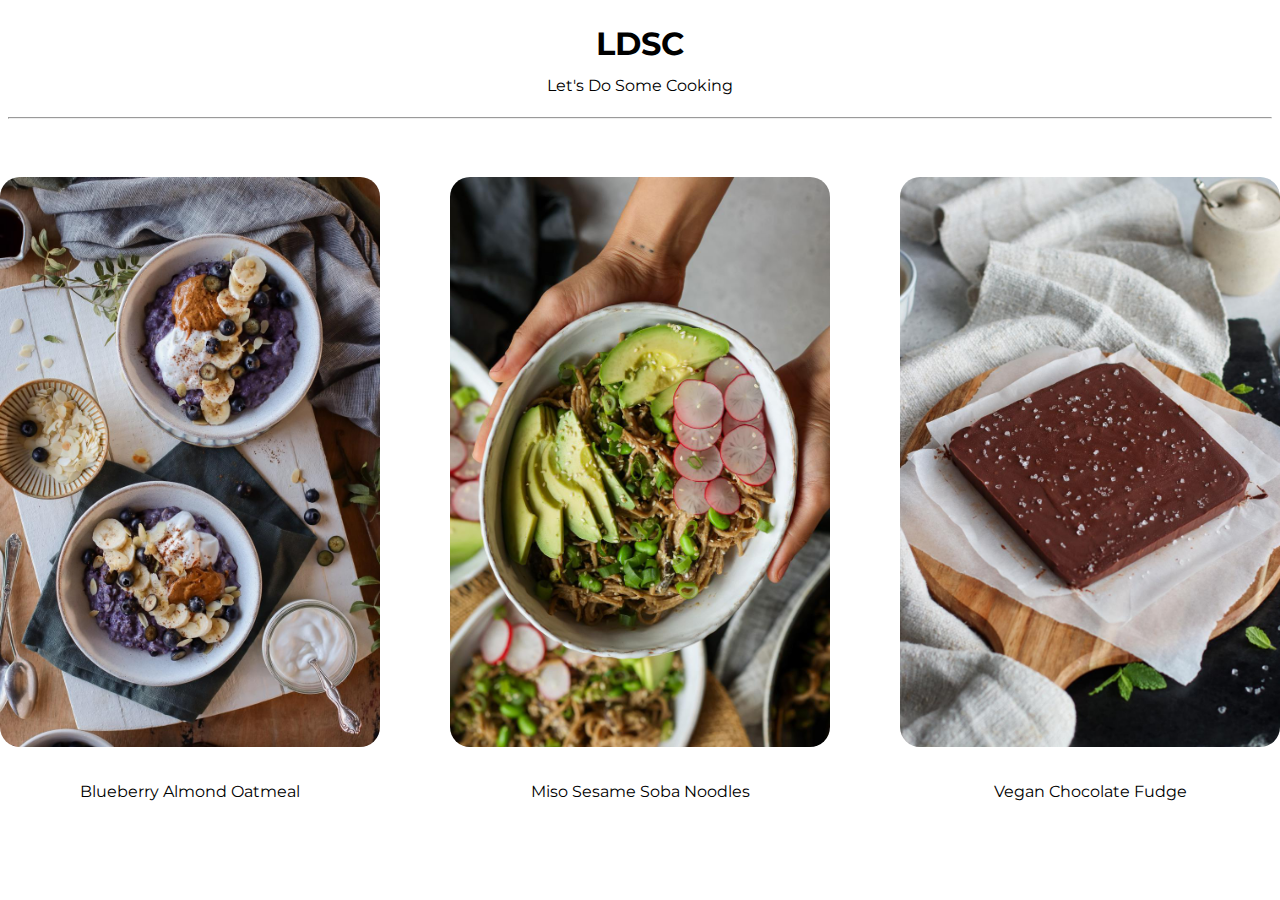
<file: index.html>
<!DOCTYPE html>
<html lang="en">
    <head>
        <meta charset="utf-8" name="viewport" 
        content= "width=device-width, initial-scale=1.0">
        <title>My Recipes</title>
        <link rel="stylesheet" href="style.css">
        <link rel="preconnect" href="https://fonts.googleapis.com">
        <link rel="preconnect" href="https://fonts.gstatic.com" crossorigin>
        <link href="https://fonts.googleapis.com/css2?family=Dancing+Script&family=Montserrat&display=swap" rel="stylesheet">
    </head>

    <body>
        <div class="header">
            <h1>LDSC</h1>
            <p>Let's Do Some Cooking</p>
        </div>    
        <hr>
        <div class="food-container">
            
            <div class="oatmeal">
                <a href="recipes/oatmeal.html"><img class="img_wrap" src="imgr/oatmeal.jpeg"></a>
                <p>Blueberry Almond Oatmeal</p>
            </div>

            <div class="noodle">
                <a href="recipes/sobanoodles.html"><img src="imgr/soba.jpeg"></a>
                <p>Miso Sesame Soba Noodles</p>
            </div>

            <div class="fudge">
                <a href="recipes/veganfudge.html"><img src="imgr/squarefudge.jpg"></a>
                <p>Vegan Chocolate Fudge</p>
            </div>

        </div>    
    </body>
</html>
</file>
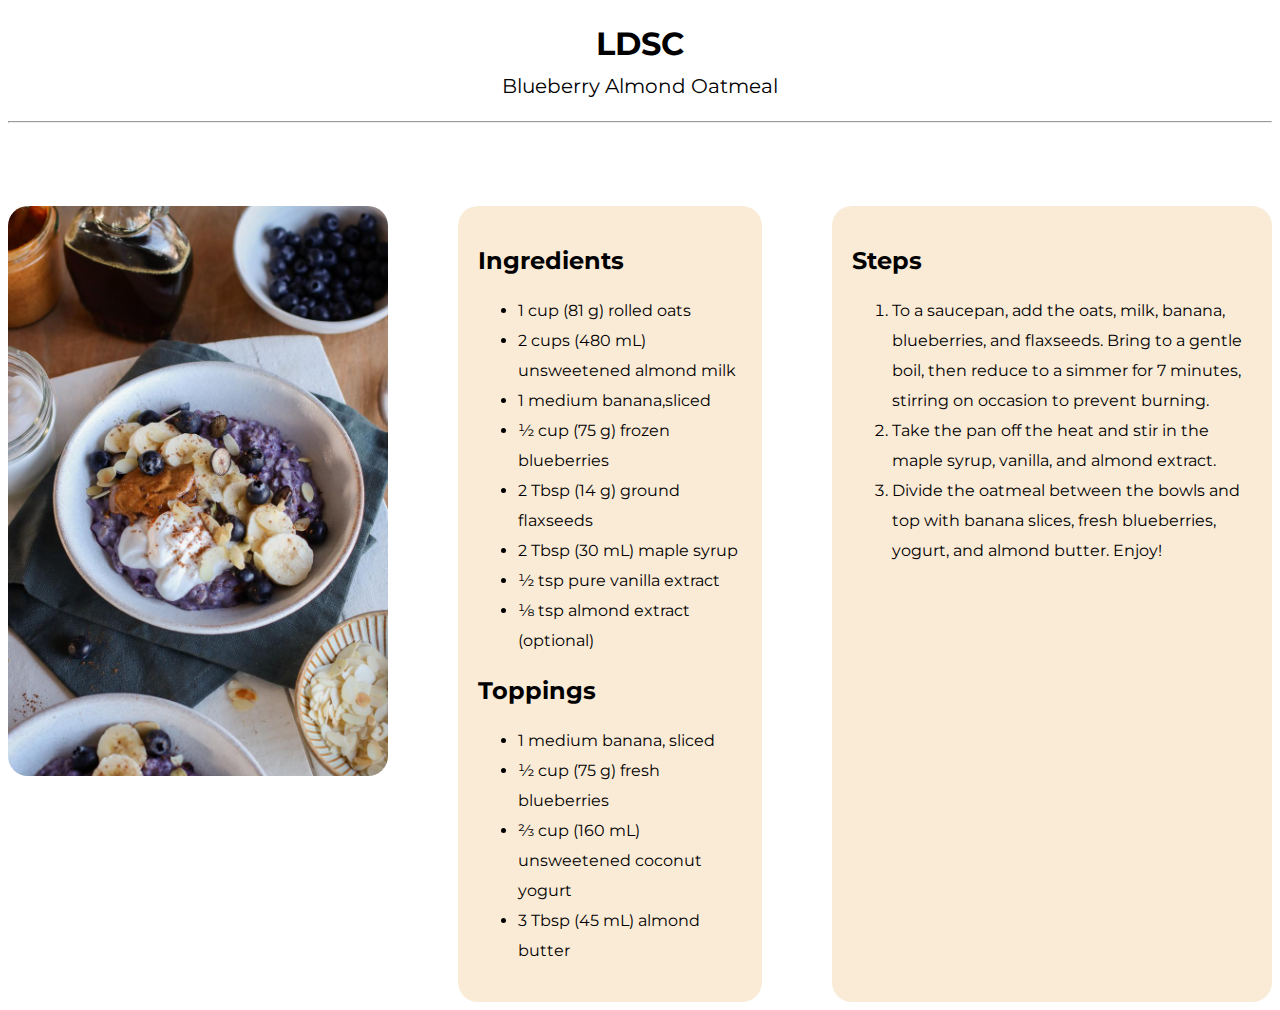
<file: recipes/oatmeal.html>
<!DOCTYPE html>
<html lang="en">
    <head>  
        <meta charset="utf-8" name="viewport" 
        content= "width=device-width, initial-scale=1.0">
        <title>Blueberry Almond Oatmeal</title>
        <link rel="stylesheet" href="style1.css">
        <link rel="preconnect" href="https://fonts.googleapis.com">
        <link rel="preconnect" href="https://fonts.gstatic.com" crossorigin>
        <link href="https://fonts.googleapis.com/css2?family=Dancing+Script&family=Montserrat&display=swap" rel="stylesheet">
    </head>

    <body>
        <div class="header">
            <h1>LDSC</h1>
            <p>Blueberry Almond Oatmeal</p>
        </div>
        <hr>
        <div class="in-container">

            <div class="image">
                <img src="../imgr/oatmeal_main.jpeg" alt="A bowl of oatmeal">
            </div>

            <div class="ingredient">
                <h2>Ingredients</h2>
                    <ul>
                        <li>1 cup (81 g) rolled oats</li>
                        <li>2 cups (480 mL) unsweetened almond milk</li>
                        <li>1 medium banana,sliced</li>
                        <li>½ cup (75 g) frozen blueberries</li>
                        <li>2 Tbsp (14 g) ground flaxseeds</li>
                        <li>2 Tbsp (30 mL) maple syrup</li>
                        <li>½ tsp pure vanilla extract</li>
                        <li>⅛ tsp almond extract (optional)</li>
                    </ul>

                <h2>Toppings</h2>
                    <ul>
                        <li>1 medium banana, sliced</li>
                        <li>½ cup (75 g) fresh blueberries</li>
                        <li>⅔ cup (160 mL) unsweetened coconut yogurt</li>
                        <li>3 Tbsp (45 mL) almond butter</li>
                    </ul>
            </div>

            <div class="step">
                <h2>Steps</h2>
                    <ol>
                        <li>To a saucepan, add the oats, milk, banana, blueberries, and flaxseeds. Bring to a gentle boil, then reduce to a simmer for 7 minutes, stirring on occasion to prevent burning.</li>
                        <li>Take the pan off the heat and stir in the maple syrup, vanilla, and almond extract.</li>
                        <li>Divide the oatmeal between the bowls and top with banana slices, fresh blueberries, yogurt, and almond butter. Enjoy!</li>
                    </ol>

            </div>
        </div>
    </body>

</html>
</file>
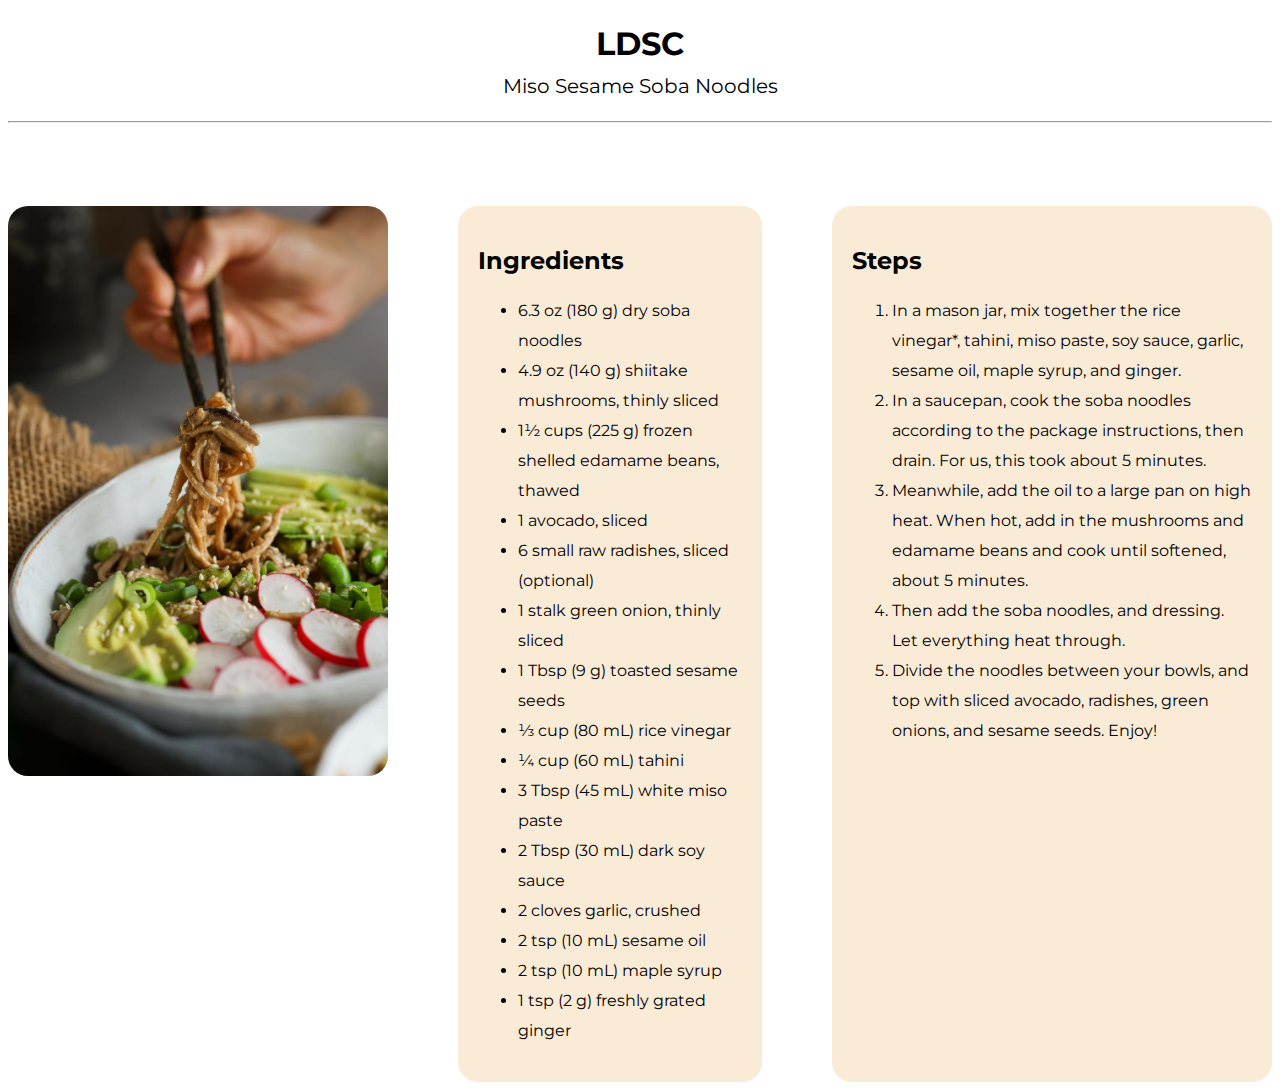
<file: recipes/sobanoodles.html>
<!DOCTYPE html>
<html lang="en">
    <head>  
        <meta charset="utf-8" name="viewport" 
        content= "width=device-width, initial-scale=1.0">
        <title>Miso Sesame Soba Noodles</title>
        <link rel="stylesheet" href="style1.css">
        <link rel="preconnect" href="https://fonts.googleapis.com">
        <link rel="preconnect" href="https://fonts.gstatic.com" crossorigin>
        <link href="https://fonts.googleapis.com/css2?family=Dancing+Script&family=Montserrat&display=swap" rel="stylesheet">
    </head>

    <body>
        <div class="header">
            <h1>LDSC</h1>
            <p>Miso Sesame Soba Noodles</p>
        </div>
        <hr>

        <div class="in-container">

            <div class="image">
                <img src="../imgr/miso.jpeg" alt="Soba Noodles">
            </div>

            <div class="ingredient">
                <h2>Ingredients</h2>
                <ul>
                    <li>6.3 oz (180 g) dry soba noodles</li>
                    <li>4.9 oz (140 g) shiitake mushrooms, thinly sliced</li>
                    <li>1½ cups (225 g) frozen shelled edamame beans, thawed</li>
                    <li>1 avocado, sliced</li>
                    <li>6 small raw radishes, sliced (optional)</li>
                    <li>1 stalk green onion, thinly sliced</li>
                    <li>1 Tbsp (9 g) toasted sesame seeds</li>
                    <li>⅓ cup (80 mL) rice vinegar</li>
                    <li>¼ cup (60 mL) tahini</li>
                    <li>3 Tbsp (45 mL) white miso paste</li>
                    <li>2 Tbsp (30 mL) dark soy sauce</li>
                    <li>2 cloves garlic, crushed</li>
                    <li>2 tsp (10 mL) sesame oil</li>
                    <li>2 tsp (10 mL) maple syrup</li>
                    <li>1 tsp (2 g) freshly grated ginger</li>
                </ul>
            </div>

            <div class="step">
                <h2>Steps</h2>
                    <ol>
                        <li>In a mason jar, mix together the rice vinegar*, tahini, miso paste, soy sauce, garlic, sesame oil, maple syrup, and ginger.</li>
                        <li>In a saucepan, cook the soba noodles according to the package instructions, then drain. For us, this took about 5 minutes.</li>
                        <li>Meanwhile, add the oil to a large pan on high heat. When hot, add in the mushrooms and edamame beans and cook until softened, about 5 minutes.</li>
                        <li>Then add the soba noodles, and dressing. Let everything heat through.</li>
                        <li>Divide the noodles between your bowls, and top with sliced avocado, radishes, green onions, and sesame seeds. Enjoy!</li>
                    </ol>

            </div>
        </div>

    </body>

</html>
</file>
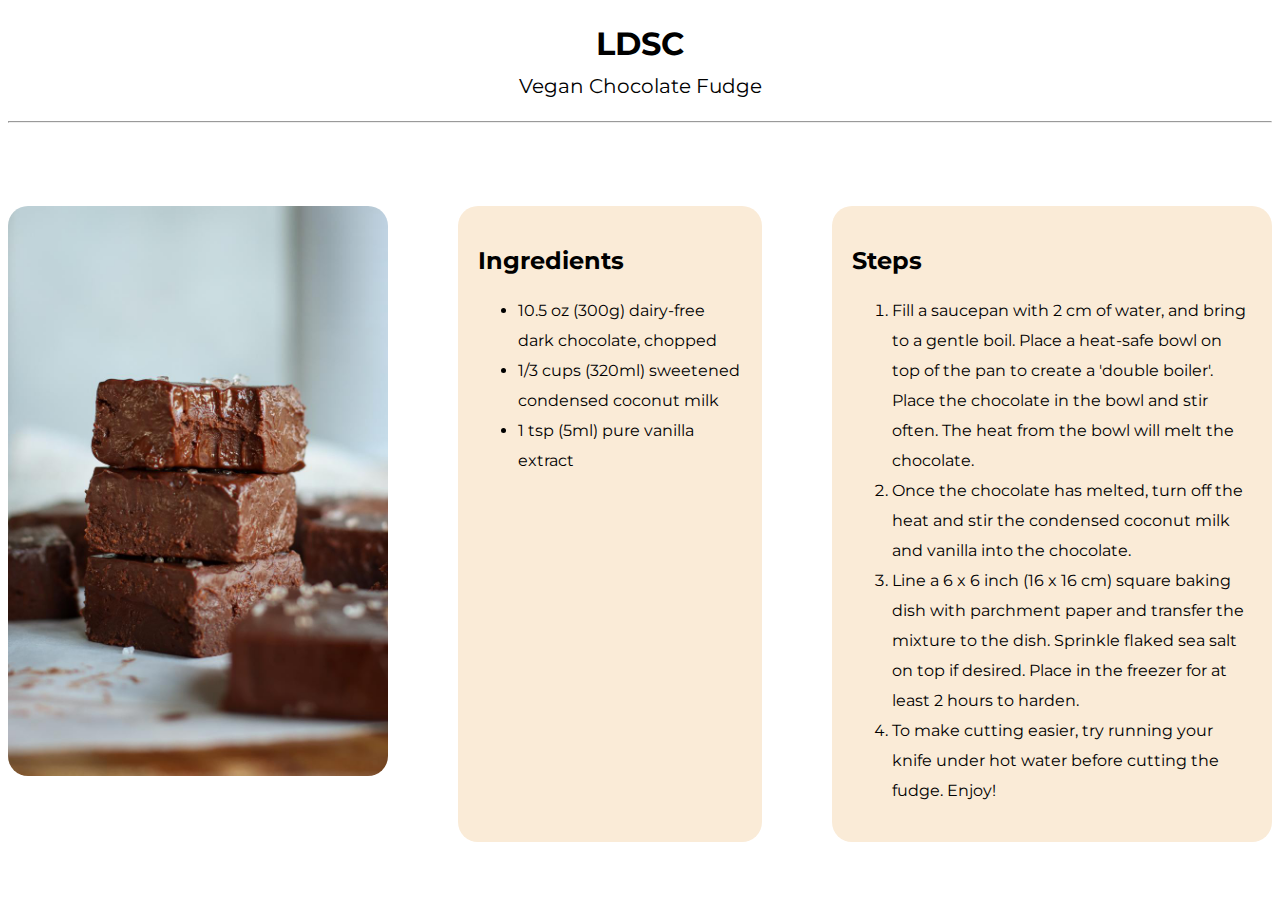
<file: recipes/veganfudge.html>
<!DOCTYPE html>
<html lang="en">
  <head>  
    <meta charset="utf-8" name="viewport" 
        content= "width=device-width, initial-scale=1.0">
    <title>Vegan Chocolate Fudge</title>
    <link rel="stylesheet" href="style1.css">
    <link rel="preconnect" href="https://fonts.googleapis.com">
    <link rel="preconnect" href="https://fonts.gstatic.com" crossorigin>
    <link href="https://fonts.googleapis.com/css2?family=Dancing+Script&family=Montserrat&display=swap" rel="stylesheet">
  </head>
  
  <body>
    <div class="header">
         <h1>LDSC</h1>
         <p>Vegan Chocolate Fudge</p>
    </div>
    <hr>
    <div class="in-container">
        
        <div class="image">    
            <img src="../imgr/fudge.jpg" alt="A bitten chocolate fudge">
        </div>

        <div class="ingredient">

          <h2>Ingredients</h2>
              <ul>
                  <li>10.5 oz (300g) dairy-free dark chocolate, chopped</li>
                  <li>1/3 cups (320ml) sweetened condensed coconut milk</li>
                  <li>1 tsp (5ml) pure vanilla extract</li>
              </ul>

        </div>

        <div class="step">

          <h2>Steps</h2>
              <ol>
                  <li>Fill a saucepan with 2 cm of water, and bring to a gentle boil. Place a heat-safe bowl on top of the pan to create a 'double boiler'. Place the chocolate in the bowl and stir often. The heat from the bowl will melt the chocolate.</li>
                  <li>Once the chocolate has melted, turn off the heat and stir the condensed coconut milk and vanilla into the chocolate.</li>
                  <li>Line a 6 x 6 inch (16 x 16 cm) square baking dish with parchment paper and transfer the mixture to the dish. Sprinkle flaked sea salt on top if desired. Place in the freezer for at least 2 hours to harden.</li>
                  <li>To make cutting easier, try running your knife under hot water before cutting the fudge. Enjoy!</li>
              </ol>

        </div>

      </div>
  </body>
</html>
</file>
<file: style.css>
.header {
    text-align: center;
    padding-top: 10px;
    padding-bottom: 0px;
    line-height: 10px;
}

body {
    font-family: 'Dancing Script', cursive;
    font-family: 'Montserrat', sans-serif;
}

.header > p {
    padding-top: 10px;
    padding-bottom: 10px;
}

.food-container {
    display: flex;
    gap: 70px;
    justify-content: center;
    padding-top: 50px;
    position: relative;
}

p {
    text-align: center;
    padding-top: 15px;
}

.food-container > p {
    text-align: center;
    line-height: 2.5rem;
}

img {
    width: 380px;
    border-radius: 20px;

}

img:hover {
    transition: 0.8s;
    transform: scale(1.06);
    opacity: 0.5;
}

/* VEGAN CHOCOLATE FUDGE */
</file>
<file: recipes/style1.css>
.header {
    text-align: center;
    padding-top: 10px;
    padding-bottom: 0px;
    line-height: 10px;
}

body {
    font-family: 'Dancing Script', cursive;
    font-family: 'Montserrat', sans-serif;
}

.header > p {
    padding-top: 10px;
    padding-bottom: 10px;
    font-size: 20px;
}

.in-container {
    display: flex;
    gap: 70px;
    justify-content: center;
}


.image {
    max-width: 400px;
    line-height: 30px;
    margin-top: 75px;
    height: auto;
}

.step {
    max-width: 400px;
    line-height: 30px;
    background-color: antiquewhite;
    padding: 20px;
    height: auto;
    margin-top: 75px;
    border-radius: 20px;
}

.ingredient {
    max-width: 400px;
    line-height: 30px;
    background-color: antiquewhite;
    padding: 20px;
    height: auto;
    margin-top: 75px;
    border-radius: 20px;
}
img {

    border-radius: 20px;

    width: 380px;
    line-height: 30px;
}
</file>
